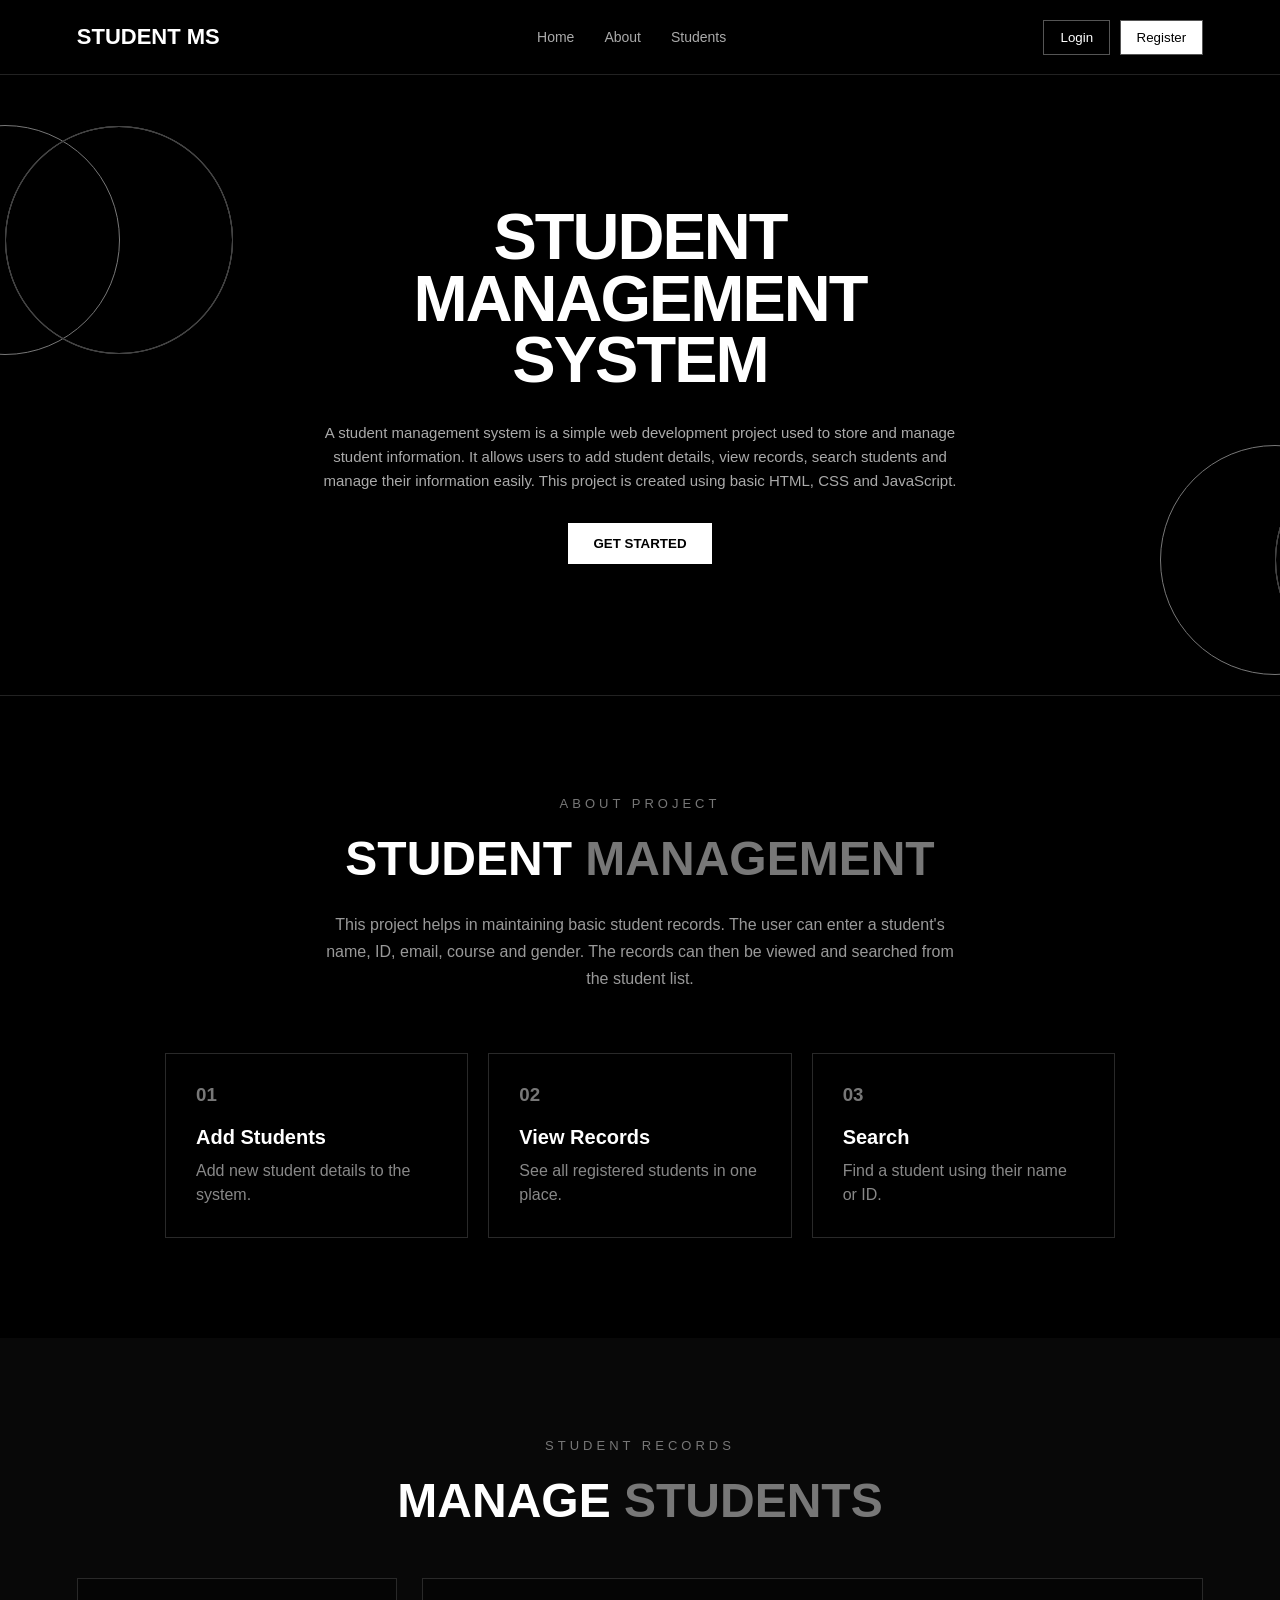
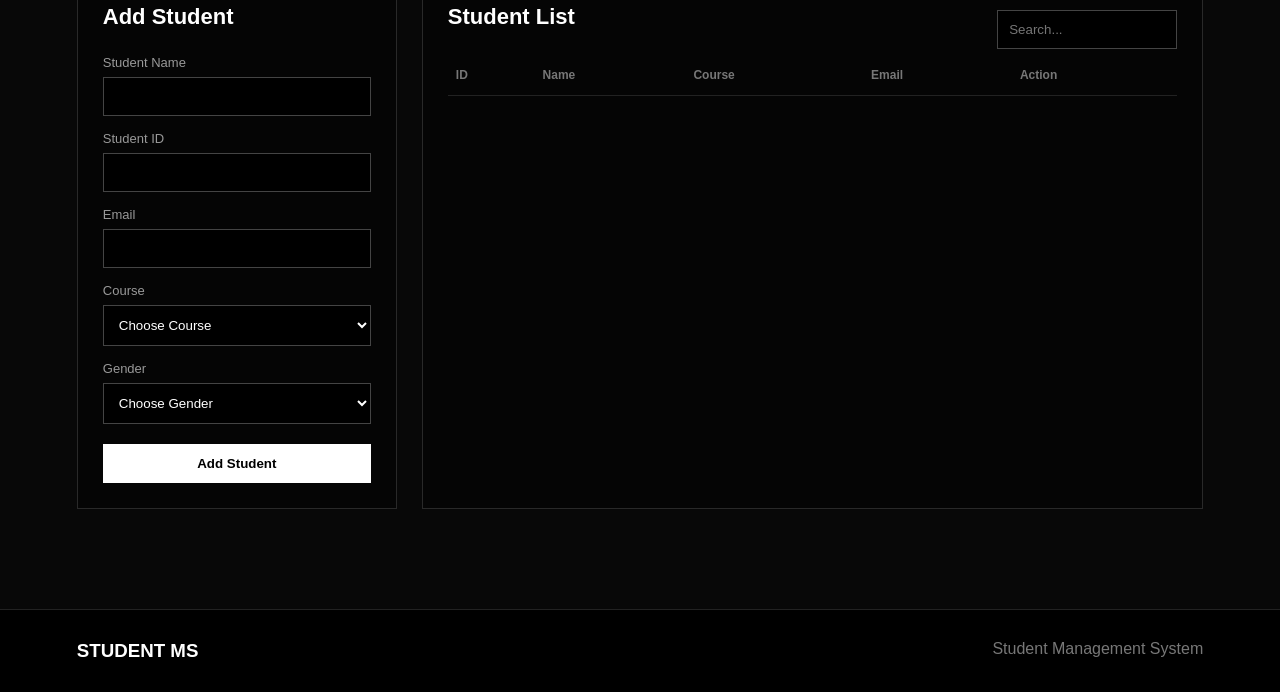
<file: Landing page/index.html>
<!DOCTYPE html>
<html lang="en">
<head>
    <meta charset="UTF-8">
    <meta name="viewport" content="width=device-width, initial-scale=1.0">
    <title>Student Management System</title>
    <link rel="stylesheet" href="style.css">
</head>

<body>

    <header>
        <h2>STUDENT MS</h2>

        <nav>
            <a href="#home">Home</a>
            <a href="#about">About</a>
            <a href="#students">Students</a>
        </nav>

        <div>
            <button onclick="showLogin()">Login</button>
            <button class="register" onclick="showRegister()">Register</button>
        </div>
    </header>


    <!-- Home -->

    <section class="home" id="home">

        <div class="design left-design">
            <span></span>
            <span></span>
            <span></span>
            <span></span>
        </div>

        <div class="main-content">

            <h1>
                STUDENT<br>
                MANAGEMENT<br>
                SYSTEM
            </h1>

            <p class="description">
                A student management system is a simple web development
                project used to store and manage student information.
                It allows users to add student details, view records,
                search students and manage their information easily.
                This project is created using basic HTML, CSS and JavaScript.
            </p>

            <button class="start" onclick="document.getElementById('students').scrollIntoView()">
                GET STARTED
            </button>

        </div>

        <div class="design right-design">
            <span></span>
            <span></span>
            <span></span>
            <span></span>
        </div>

    </section>


    <!-- About -->

    <section class="about" id="about">

        <p class="small-title">ABOUT PROJECT</p>

        <h2>STUDENT <span>MANAGEMENT</span></h2>

        <p>
            This project helps in maintaining basic student records.
            The user can enter a student's name, ID, email, course and
            gender. The records can then be viewed and searched from
            the student list.
        </p>

        <div class="boxes">

            <div>
                <h3>01</h3>
                <h4>Add Students</h4>
                <p>Add new student details to the system.</p>
            </div>

            <div>
                <h3>02</h3>
                <h4>View Records</h4>
                <p>See all registered students in one place.</p>
            </div>

            <div>
                <h3>03</h3>
                <h4>Search</h4>
                <p>Find a student using their name or ID.</p>
            </div>

        </div>

    </section>


    <!-- Student Management -->

    <section class="students" id="students">

        <p class="small-title">STUDENT RECORDS</p>

        <h2>MANAGE <span>STUDENTS</span></h2>

        <div class="student-area">

            <!-- Form -->

            <div class="form">

                <h3>Add Student</h3>

                <form id="studentForm">

                    <label>Student Name</label>
                    <input type="text" id="name" required>

                    <label>Student ID</label>
                    <input type="text" id="studentId" required>

                    <label>Email</label>
                    <input type="email" id="email" required>

                    <label>Course</label>
                    <select id="course" required>
                        <option value="">Choose Course</option>
                        <option>BCA</option>
                        <option>BBA</option>
                        <option>B.Tech</option>
                        <option>MCA</option>
                        <option>MBA</option>
                    </select>

                    <label>Gender</label>
                    <select id="gender" required>
                        <option value="">Choose Gender</option>
                        <option>Male</option>
                        <option>Female</option>
                    </select>

                    <button type="submit">Add Student</button>

                </form>

            </div>


            <!-- Student List -->

            <div class="list">

                <div class="list-top">
                    <h3>Student List</h3>

                    <input
                        type="text"
                        id="search"
                        placeholder="Search..."
                    >
                </div>

                <table>

                    <thead>
                        <tr>
                            <th>ID</th>
                            <th>Name</th>
                            <th>Course</th>
                            <th>Email</th>
                            <th>Action</th>
                        </tr>
                    </thead>

                    <tbody id="studentList"></tbody>

                </table>

            </div>

        </div>

    </section>


    <!-- Login -->

    <div class="popup" id="loginBox">

        <div class="popup-content">

            <button class="close" onclick="closePopup()">×</button>

            <h2>LOGIN</h2>

            <form id="loginForm">

                <label>Email</label>
                <input type="email" id="loginEmail" required>

                <label>Password</label>
                <input type="password" id="loginPassword" required>

                <button type="submit">Login</button>

            </form>

            <p>
                Don't have an account?
                <a onclick="showRegister()">Register</a>
            </p>

        </div>

    </div>


    <!-- Register -->

    <div class="popup" id="registerBox">

        <div class="popup-content">

            <button class="close" onclick="closePopup()">×</button>

            <h2>REGISTER</h2>

            <form id="registerForm">

                <label>Name</label>
                <input type="text" id="regName" required>

                <label>Email</label>
                <input type="email" id="regEmail" required>

                <label>Password</label>
                <input type="password" id="regPassword" required>

                <label>Confirm Password</label>
                <input type="password" id="regConfirm" required>

                <button type="submit">Create Account</button>

            </form>

            <p>
                Already have an account?
                <a onclick="showLogin()">Login</a>
            </p>

        </div>

    </div>


    <footer>
        <h3>STUDENT MS</h3>
        <p>Student Management System </p>
    </footer>


    <script src="script.js"></script>

</body>
</html>
</file>
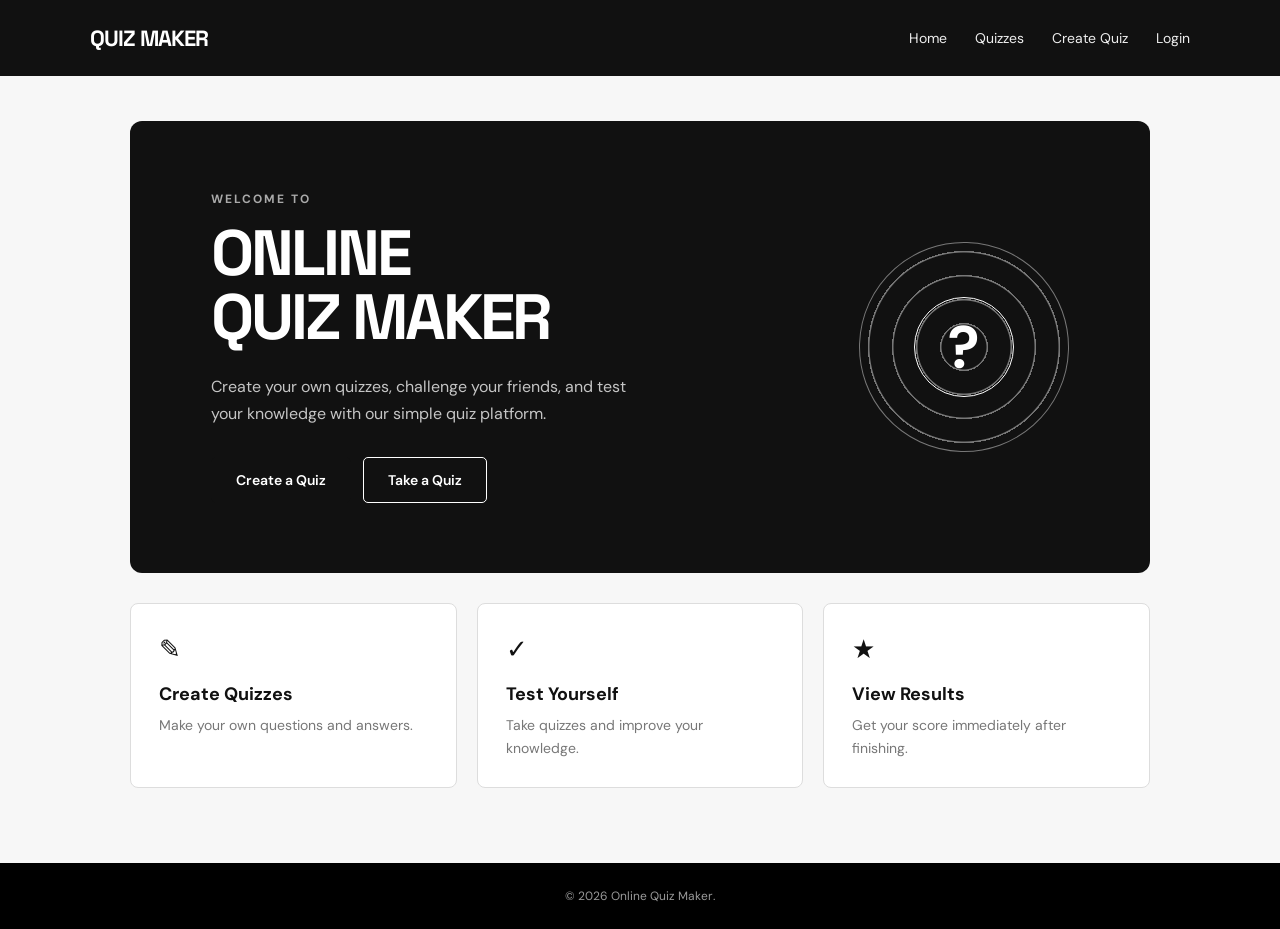
<file: Online Quiz Maker/index.html>
<!DOCTYPE html>
<html lang="en">
<head>
    <meta charset="UTF-8">
    <meta name="viewport" content="width=device-width, initial-scale=1.0">
    <title>Quiz Maker</title>
    <link rel="stylesheet" href="style.css">
</head>
<body>

    <header>
        <div class="logo">QUIZ MAKER</div>

        <nav>
            <a href="#" onclick="showPage('home')">Home</a>
            <a href="#" onclick="showPage('quizzes')">Quizzes</a>
            <a href="#" onclick="showPage('create')">Create Quiz</a>
            <a href="#" onclick="showPage('login')" id="loginLink">Login</a>
        </nav>
    </header>

    <main>

        <!-- Home Page -->
        <section id="home" class="page active">
            <div class="hero">
                <div class="hero-text">
                    <p class="small-heading">WELCOME TO</p>

                    <h1>ONLINE<br>QUIZ MAKER</h1>

                    <p>
                        Create your own quizzes, challenge your friends,
                        and test your knowledge with our simple quiz platform.
                    </p>

                    <div class="hero-buttons">
                        <button onclick="showPage('create')">
                            Create a Quiz
                        </button>

                        <button class="outline-btn"
                                onclick="showPage('quizzes')">
                            Take a Quiz
                        </button>
                    </div>
                </div>

                <div class="hero-circle">
                    <div class="circle-inner">
                        ?
                    </div>
                </div>
            </div>

            <div class="features">
                <div class="feature-card">
                    <span>✎</span>
                    <h3>Create Quizzes</h3>
                    <p>Make your own questions and answers.</p>
                </div>

                <div class="feature-card">
                    <span>✓</span>
                    <h3>Test Yourself</h3>
                    <p>Take quizzes and improve your knowledge.</p>
                </div>

                <div class="feature-card">
                    <span>★</span>
                    <h3>View Results</h3>
                    <p>Get your score immediately after finishing.</p>
                </div>
            </div>
        </section>


        <!-- Create Quiz Page -->
        <section id="create" class="page">
            <div class="page-heading">
                <p class="small-heading">BUILD SOMETHING NEW</p>
                <h2>Create a Quiz</h2>
                <p>Add questions with four multiple-choice options.</p>
            </div>

            <form id="quizForm">

                <div class="form-box">
                    <label for="quizTitle">Quiz Title</label>
                    <input
                        type="text"
                        id="quizTitle"
                        placeholder="Enter quiz title"
                        required
                    >

                    <label for="quizDescription">Description</label>
                    <textarea
                        id="quizDescription"
                        placeholder="What is this quiz about?"
                        required
                    ></textarea>
                </div>

                <div id="questionContainer"></div>

                <button type="button"
                        class="add-question"
                        onclick="addQuestion()">
                    + Add Question
                </button>

                <button type="submit" class="save-btn">
                    Save Quiz
                </button>
            </form>
        </section>


        <!-- Quiz Listing Page -->
        <section id="quizzes" class="page">
            <div class="page-heading">
                <p class="small-heading">TEST YOUR KNOWLEDGE</p>
                <h2>Available Quizzes</h2>
                <p>Choose a quiz and see how much you know.</p>
            </div>

            <div id="quizList" class="quiz-list"></div>
        </section>


        <!-- Quiz Taking Page -->
        <section id="takeQuiz" class="page">

            <div class="quiz-top">
                <span id="questionNumber">Question 1</span>
                <span id="quizProgress">1 / 5</span>
            </div>

            <div class="progress-bar">
                <div id="progressFill"></div>
            </div>

            <div class="question-box">
                <h2 id="questionText">Question goes here</h2>

                <div id="answerOptions"></div>

                <p id="answerFeedback"></p>

                <button id="nextBtn"
                        class="next-btn"
                        onclick="nextQuestion()">
                    Next Question →
                </button>
            </div>

        </section>


        <!-- Results Page -->
        <section id="results" class="page">

            <div class="result-box">
                <div class="result-icon">✓</div>

                <p class="small-heading">QUIZ COMPLETED</p>

                <h2>Your Results</h2>

                <div class="score" id="finalScore">0 / 0</div>

                <p id="resultMessage"></p>

                <div id="correctAnswers" class="correct-answers"></div>

                <button onclick="showPage('quizzes')">
                    Take Another Quiz
                </button>

                <button class="outline-btn"
                        onclick="showPage('home')">
                    Back Home
                </button>
            </div>

        </section>


        <!-- Login Page -->
        <section id="login" class="page">

            <div class="auth-box">
                <p class="small-heading">WELCOME BACK</p>
                <h2>Login</h2>

                <form id="loginForm">
                    <label>Email</label>
                    <input
                        type="email"
                        id="loginEmail"
                        placeholder="Enter email"
                        required
                    >

                    <label>Password</label>
                    <input
                        type="password"
                        id="loginPassword"
                        placeholder="Enter password"
                        required
                    >

                    <button type="submit">Login</button>
                </form>

                <p id="loginMessage"></p>

                <p class="auth-switch">
                    Don't have an account?
                    <a href="#" onclick="showPage('register')">
                        Register
                    </a>
                </p>
            </div>

        </section>


        <!-- Register Page -->
        <section id="register" class="page">

            <div class="auth-box">
                <p class="small-heading">JOIN THE COMMUNITY</p>
                <h2>Create Account</h2>

                <form id="registerForm">

                    <label>Full Name</label>
                    <input
                        type="text"
                        id="registerName"
                        placeholder="Enter your name"
                        required
                    >

                    <label>Email</label>
                    <input
                        type="email"
                        id="registerEmail"
                        placeholder="Enter email"
                        required
                    >

                    <label>Password</label>
                    <input
                        type="password"
                        id="registerPassword"
                        placeholder="Create a password"
                        required
                    >

                    <button type="submit">Register</button>
                </form>

                <p id="registerMessage"></p>

                <p class="auth-switch">
                    Already have an account?
                    <a href="#" onclick="showPage('login')">
                        Login
                    </a>
                </p>
            </div>

        </section>

    </main>


    <footer>
        <p>© 2026  Online Quiz Maker.</p>
    </footer>

    <script src="script.js"></script>
</body>
</html>
</file>
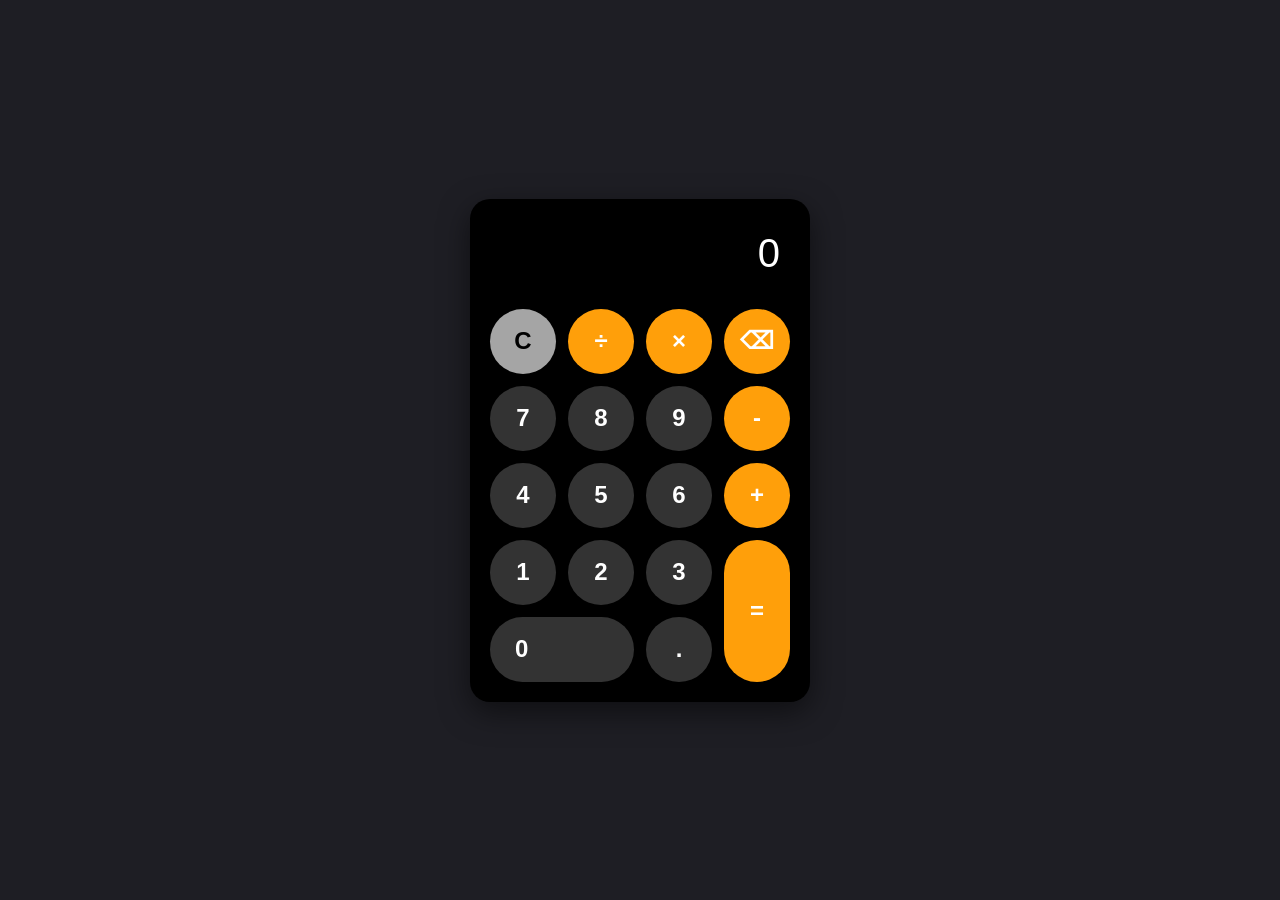
<file: Simple Calculator/index.html>
<!DOCTYPE html>
<html lang="en">
<head>
    <meta charset="UTF-8">
    <meta name="viewport" content="width=device-width, initial-scale=1.0">
    <title>Simple Calculator</title>
    <link rel="stylesheet" href="style.css">
</head>
<body>

    <div class="calculator">
        <!-- Display Screen -->
        <input type="text" id="display" readonly value="0">
        
        <!-- Calculator Buttons -->
        <div class="buttons">
            <button onclick="clearDisplay()" class="btn-clear">C</button>
            <button onclick="appendOperator('/')" class="btn-operator">÷</button>
            <button onclick="appendOperator('*')" class="btn-operator">×</button>
            <button onclick="deleteLast()" class="btn-operator">⌫</button>

            <button onclick="appendNumber('7')">7</button>
            <button onclick="appendNumber('8')">8</button>
            <button onclick="appendNumber('9')">9</button>
            <button onclick="appendOperator('-')" class="btn-operator">-</button>

            <button onclick="appendNumber('4')">4</button>
            <button onclick="appendNumber('5')">5</button>
            <button onclick="appendNumber('6')">6</button>
            <button onclick="appendOperator('+')" class="btn-operator">+</button>

            <button onclick="appendNumber('1')">1</button>
            <button onclick="appendNumber('2')">2</button>
            <button onclick="appendNumber('3')">3</button>
            <button onclick="calculate()" class="btn-equal">=</button>

            <button onclick="appendNumber('0')" class="btn-zero">0</button>
            <button onclick="appendNumber('.')">.</button>
        </div>
    </div>

    <script src="script.js"></script>
</body>
</html>
</file>
<file: Landing page/style.css>
* {
    margin: 0;
    padding: 0;
    box-sizing: border-box;
}

html {
    scroll-behavior: smooth;
}

body {
    background: #000;
    color: #fff;
    font-family: Arial, sans-serif;
}


/* Header */

header {
    height: 75px;
    padding: 0 6%;
    display: flex;
    align-items: center;
    justify-content: space-between;
    border-bottom: 1px solid #222;
}

header h2 {
    font-size: 22px;
}

nav {
    display: flex;
    gap: 30px;
}

nav a {
    color: #aaa;
    text-decoration: none;
    font-size: 14px;
}

nav a:hover {
    color: #fff;
}

header button {
    padding: 9px 16px;
    background: transparent;
    color: #fff;
    border: 1px solid #555;
    cursor: pointer;
}

header .register {
    background: #fff;
    color: #000;
    margin-left: 5px;
}


/* Home */

.home {
    min-height: 620px;
    position: relative;
    display: flex;
    align-items: center;
    justify-content: center;
    text-align: center;
    overflow: hidden;
}

.main-content {
    width: 650px;
    z-index: 2;
}

.project {
    font-size: 16px;
    letter-spacing: 5px;
    margin-bottom: 25px;
    color: #ccc;
}

h1 {
    font-size: 65px;
    line-height: .95;
    letter-spacing: -2px;
    margin-bottom: 30px;
}

.description {
    color: #aaa;
    line-height: 1.6;
    font-size: 15px;
}

.start {
    margin-top: 30px;
    padding: 13px 25px;
    background: #fff;
    border: none;
    color: #000;
    font-weight: bold;
    cursor: pointer;
}


/* Circular designs */

.design {
    position: absolute;
    width: 230px;
    height: 230px;
    border: 1px solid #777;
    border-radius: 50%;
}

.design span {
    position: absolute;
    width: 100%;
    height: 100%;
    border: 1px solid #444;
    border-radius: 50%;
}

.design span:nth-child(1) {
    transform: rotate(25deg);
}

.design span:nth-child(2) {
    transform: rotate(55deg);
}

.design span:nth-child(3) {
    transform: rotate(90deg);
}

.design span:nth-child(4) {
    transform: rotate(120deg);
}

.left-design {
    left: -110px;
    top: 50px;
}

.right-design {
    right: -110px;
    bottom: 20px;
}


/* About */

.about {
    padding: 100px 8%;
    text-align: center;
    border-top: 1px solid #222;
}

.small-title {
    color: #777;
    letter-spacing: 4px;
    font-size: 13px;
    margin-bottom: 20px;
}

.about h2,
.students h2 {
    font-size: 48px;
    margin-bottom: 25px;
}

.about h2 span,
.students h2 span {
    color: #777;
}

.about > p:not(.small-title) {
    max-width: 650px;
    margin: auto;
    color: #999;
    line-height: 1.7;
}

.boxes {
    display: flex;
    max-width: 950px;
    margin: 60px auto 0;
    gap: 20px;
}

.boxes div {
    flex: 1;
    border: 1px solid #292929;
    padding: 30px;
    text-align: left;
}

.boxes h3 {
    color: #777;
    margin-bottom: 20px;
}

.boxes h4 {
    font-size: 20px;
    margin-bottom: 10px;
}

.boxes p {
    color: #888;
    line-height: 1.5;
}


/* Students */

.students {
    padding: 100px 6%;
    background: #080808;
    text-align: center;
}

.student-area {
    max-width: 1200px;
    margin: 50px auto 0;
    display: grid;
    grid-template-columns: 320px 1fr;
    gap: 25px;
    text-align: left;
}


/* Form */

.form,
.list {
    background: #050505;
    border: 1px solid #292929;
    padding: 25px;
}

.form h3,
.list h3 {
    font-size: 22px;
    margin-bottom: 25px;
}

label {
    display: block;
    color: #999;
    font-size: 13px;
    margin: 15px 0 7px;
}

input,
select {
    width: 100%;
    padding: 11px;
    background: #000;
    color: #fff;
    border: 1px solid #444;
    outline: none;
}

.form button {
    width: 100%;
    margin-top: 20px;
    padding: 12px;
    background: #fff;
    color: #000;
    border: none;
    font-weight: bold;
    cursor: pointer;
}


/* Student table */

.list-top {
    display: flex;
    justify-content: space-between;
    align-items: center;
}

.list-top input {
    width: 180px;
}

table {
    width: 100%;
    border-collapse: collapse;
}

th {
    color: #777;
    font-size: 12px;
    text-align: left;
}

th,
td {
    padding: 13px 8px;
    border-bottom: 1px solid #222;
}

td {
    font-size: 13px;
}

.edit,
.delete {
    border: none;
    padding: 6px 9px;
    cursor: pointer;
}

.edit {
    background: #fff;
    color: #000;
}

.delete {
    background: #333;
    color: #fff;
}


/* Login and register popup */

.popup {
    display: none;
    position: fixed;
    left: 0;
    top: 0;
    width: 100%;
    height: 100%;
    background: rgba(0, 0, 0, .85);
    align-items: center;
    justify-content: center;
    z-index: 100;
}

.popup-content {
    width: 370px;
    background: #0b0b0b;
    border: 1px solid #444;
    padding: 35px;
    position: relative;
}

.popup-content h2 {
    font-size: 35px;
    margin-bottom: 25px;
}

.popup-content button[type="submit"] {
    width: 100%;
    margin-top: 20px;
    padding: 12px;
    background: #fff;
    border: none;
    font-weight: bold;
    cursor: pointer;
}

.popup-content p {
    margin-top: 20px;
    color: #777;
    text-align: center;
    font-size: 13px;
}

.popup-content a {
    color: #fff;
    text-decoration: underline;
    cursor: pointer;
}

.close {
    position: absolute;
    right: 15px;
    top: 10px;
    border: none;
    background: none;
    color: #fff;
    font-size: 25px;
    cursor: pointer;
}


/* Footer */

footer {
    padding: 30px 6%;
    display: flex;
    justify-content: space-between;
    border-top: 1px solid #222;
    color: #777;
}

footer h3 {
    color: #fff;
}


/* Mobile */

@media (max-width: 800px) {

    nav {
        display: none;
    }

    .home {
        padding: 50px 20px;
    }

    h1 {
        font-size: 45px;
    }

    .main-content {
        width: 100%;
    }

    .design {
        opacity: .4;
    }

    .about h2,
    .students h2 {
        font-size: 35px;
    }

    .boxes {
        flex-direction: column;
    }

    .student-area {
        grid-template-columns: 1fr;
    }

    .list {
        overflow-x: auto;
    }

    table {
        min-width: 650px;
    }

    footer {
        flex-direction: column;
        gap: 10px;
    }
}
</file>
<file: Online Quiz Maker/style.css>
@import url('https://fonts.googleapis.com/css2?family=DM+Sans:wght@400;500;600;700&family=Space+Grotesk:wght@400;500;600;700&display=swap');

* {
    margin: 0;
    padding: 0;
    box-sizing: border-box;
}

:root {
    --black: #111111;
    --dark: #191919;
    --white: #ffffff;
    --gray: #a6a6a6;
    --light-gray: #e7e7e7;
    --border: #dddddd;
}

body {
    font-family: 'DM Sans', sans-serif;
    background: #f7f7f7;
    color: var(--black);
    min-height: 100vh;
}

header {
    height: 76px;
    background: var(--black);
    color: white;
    display: flex;
    align-items: center;
    justify-content: space-between;
    padding: 0 7%;
}

.logo {
    font-family: 'Space Grotesk', sans-serif;
    font-size: 22px;
    font-weight: 700;
    letter-spacing: -1px;
}

nav {
    display: flex;
    gap: 28px;
}

nav a {
    color: #eeeeee;
    text-decoration: none;
    font-size: 14px;
    transition: 0.2s;
}

nav a:hover {
    color: white;
    text-decoration: underline;
}

main {
    max-width: 1200px;
    margin: auto;
    padding: 45px 7%;
}

.page {
    display: none;
}

.page.active {
    display: block;
}

/* Home */

.hero {
    background: var(--black);
    color: white;
    border-radius: 12px;
    padding: 70px 8%;
    display: flex;
    justify-content: space-between;
    align-items: center;
    gap: 40px;
    overflow: hidden;
    min-height: 400px;
}

.small-heading {
    font-size: 12px;
    font-weight: 700;
    letter-spacing: 2px;
    color: #777;
    margin-bottom: 14px;
}

.hero .small-heading {
    color: #aaa;
}

.hero h1 {
    font-family: 'Space Grotesk', sans-serif;
    font-size: clamp(38px, 5vw, 68px);
    line-height: 1;
    letter-spacing: -3px;
    margin-bottom: 24px;
}

.hero-text {
    max-width: 550px;
}

.hero-text > p:not(.small-heading) {
    color: #c5c5c5;
    line-height: 1.7;
    max-width: 450px;
}

.hero-buttons {
    display: flex;
    gap: 12px;
    margin-top: 30px;
    flex-wrap: wrap;
}

button {
    background: var(--black);
    color: white;
    border: 1px solid var(--black);
    padding: 13px 24px;
    border-radius: 5px;
    font-family: inherit;
    font-size: 14px;
    font-weight: 600;
    cursor: pointer;
    transition: 0.2s;
}

button:hover {
    background: #444;
    border-color: #444;
}

.outline-btn {
    background: transparent;
    color: inherit;
    border: 1px solid currentColor;
}

.outline-btn:hover {
    background: white;
    color: black;
}

.hero-circle {
    width: 210px;
    height: 210px;
    min-width: 210px;
    border: 1px solid #777;
    border-radius: 50%;
    display: flex;
    align-items: center;
    justify-content: center;
    transform: rotate(-20deg);
    background:
        repeating-radial-gradient(
            circle,
            transparent 0 22px,
            #777 23px 24px
        );
}

.circle-inner {
    width: 100px;
    height: 100px;
    border: 1px solid white;
    border-radius: 50%;
    display: flex;
    align-items: center;
    justify-content: center;
    font-size: 60px;
    font-weight: 700;
    transform: rotate(20deg);
}

.features {
    display: grid;
    grid-template-columns: repeat(3, 1fr);
    gap: 20px;
    margin-top: 30px;
}

.feature-card {
    background: white;
    border: 1px solid var(--border);
    border-radius: 8px;
    padding: 28px;
}

.feature-card span {
    font-size: 26px;
}

.feature-card h3 {
    margin: 16px 0 8px;
    font-size: 18px;
}

.feature-card p {
    color: #777;
    font-size: 14px;
    line-height: 1.6;
}


/* Page Heading */

.page-heading {
    margin-bottom: 30px;
}

.page-heading h2 {
    font-family: 'Space Grotesk', sans-serif;
    font-size: 42px;
    letter-spacing: -1.5px;
    margin-bottom: 12px;
}

.page-heading > p:last-child {
    color: #777;
}


/* Create Quiz */

.form-box {
    background: white;
    border: 1px solid var(--border);
    padding: 28px;
    border-radius: 8px;
    margin-bottom: 20px;
}

label {
    display: block;
    font-size: 14px;
    font-weight: 600;
    margin-bottom: 8px;
    margin-top: 18px;
}

label:first-child {
    margin-top: 0;
}

input,
textarea {
    width: 100%;
    border: 1px solid #d5d5d5;
    border-radius: 5px;
    padding: 13px;
    font-family: inherit;
    font-size: 14px;
    outline: none;
    background: #fff;
}

input:focus,
textarea:focus {
    border-color: black;
}

textarea {
    min-height: 90px;
    resize: vertical;
}

.question-card {
    background: white;
    border: 1px solid var(--border);
    border-radius: 8px;
    padding: 28px;
    margin-bottom: 20px;
}

.question-card h3 {
    font-size: 17px;
    margin-bottom: 18px;
}

.question-card input {
    margin-bottom: 10px;
}

.correct-option {
    display: flex;
    align-items: center;
    gap: 10px;
    margin: 8px 0 15px;
    font-size: 13px;
    color: #555;
}

.correct-option input {
    width: auto;
    margin: 0;
}

.remove-question {
    background: white;
    color: #e33;
    border: 1px solid #e33;
    padding: 9px 15px;
    font-size: 12px;
}

.add-question {
    background: white;
    color: black;
    border: 1px dashed #999;
    margin-bottom: 20px;
}

.save-btn {
    display: block;
    width: 100%;
    padding: 16px;
}


/* Quiz List */

.quiz-list {
    display: grid;
    grid-template-columns: repeat(3, 1fr);
    gap: 20px;
}

.quiz-card {
    background: white;
    border: 1px solid var(--border);
    border-radius: 8px;
    padding: 25px;
    display: flex;
    flex-direction: column;
}

.quiz-card h3 {
    margin-bottom: 12px;
    font-size: 19px;
}

.quiz-card p {
    color: #777;
    font-size: 13px;
    line-height: 1.6;
    margin-bottom: 18px;
}

.quiz-card .quiz-info {
    font-size: 12px;
    color: #999;
    margin-bottom: 20px;
}

.quiz-card button {
    margin-top: auto;
}


/* Taking Quiz */

.quiz-top {
    display: flex;
    justify-content: space-between;
    color: #777;
    font-size: 14px;
    margin-bottom: 12px;
}

.progress-bar {
    height: 5px;
    background: #ddd;
    border-radius: 10px;
    margin-bottom: 35px;
    overflow: hidden;
}

#progressFill {
    width: 0%;
    height: 100%;
    background: black;
    transition: width 0.3s;
}

.question-box {
    background: white;
    border: 1px solid var(--border);
    border-radius: 8px;
    padding: 40px;
}

.question-box h2 {
    font-family: 'Space Grotesk', sans-serif;
    font-size: 28px;
    line-height: 1.4;
    margin-bottom: 30px;
}

.option {
    width: 100%;
    background: white;
    color: black;
    border: 1px solid #ddd;
    text-align: left;
    margin-bottom: 12px;
    padding: 18px;
    border-radius: 6px;
    font-weight: 500;
}

.option:hover {
    background: #f1f1f1;
    border-color: black;
}

.option.selected {
    background: black;
    color: white;
    border-color: black;
}

.option.correct {
    background: #e5f6e9;
    color: #176b2c;
    border-color: #65b978;
}

.option.wrong {
    background: #fff0f0;
    color: #c62828;
    border-color: #e57373;
}

.option:disabled {
    cursor: default;
}

#answerFeedback {
    margin: 20px 0;
    font-size: 14px;
    font-weight: 600;
}

.next-btn {
    display: none;
    margin-top: 15px;
}


/* Results */

.result-box {
    background: white;
    border: 1px solid var(--border);
    border-radius: 8px;
    padding: 55px 30px;
    text-align: center;
    max-width: 650px;
    margin: auto;
}

.result-icon {
    width: 70px;
    height: 70px;
    background: black;
    color: white;
    border-radius: 50%;
    display: flex;
    align-items: center;
    justify-content: center;
    margin: 0 auto 25px;
    font-size: 30px;
}

.result-box h2 {
    font-family: 'Space Grotesk', sans-serif;
    font-size: 36px;
    margin-bottom: 20px;
}

.score {
    font-size: 55px;
    font-weight: 700;
    margin-bottom: 12px;
}

.result-box > p:not(.small-heading) {
    color: #777;
}

.correct-answers {
    text-align: left;
    margin: 25px 0;
}

.correct-answers div {
    padding: 14px;
    background: #f5f5f5;
    border-radius: 5px;
    margin-bottom: 8px;
    font-size: 14px;
}

.result-box button {
    margin: 5px;
}


/* Authentication */

.auth-box {
    max-width: 450px;
    margin: auto;
    background: white;
    border: 1px solid var(--border);
    border-radius: 8px;
    padding: 35px;
}

.auth-box h2 {
    font-family: 'Space Grotesk', sans-serif;
    font-size: 35px;
    margin-bottom: 28px;
}

.auth-box button {
    width: 100%;
    margin-top: 25px;
}

.auth-switch {
    text-align: center;
    font-size: 13px;
    color: #777;
    margin-top: 25px;
}

.auth-switch a {
    color: black;
    font-weight: 700;
}

#loginMessage,
#registerMessage {
    font-size: 13px;
    margin-top: 15px;
    text-align: center;
}


/* Footer */

footer {
    text-align: center;
    background: black;
    color: #999;
    padding: 25px;
    font-size: 12px;
    margin-top: 30px;
}


/* Mobile */

@media (max-width: 768px) {

    header {
        height: auto;
        padding: 20px 5%;
        flex-direction: column;
        gap: 18px;
    }

    nav {
        gap: 15px;
        flex-wrap: wrap;
        justify-content: center;
    }

    nav a {
        font-size: 12px;
    }

    main {
        padding: 25px 5%;
    }

    .hero {
        padding: 40px 25px;
        flex-direction: column;
        align-items: flex-start;
    }

    .hero h1 {
        font-size: 45px;
        letter-spacing: -2px;
    }

    .hero-circle {
        align-self: center;
        width: 150px;
        height: 150px;
        min-width: 150px;
    }

    .circle-inner {
        width: 70px;
        height: 70px;
        font-size: 40px;
    }

    .features {
        grid-template-columns: 1fr;
    }

    .page-heading h2 {
        font-size: 34px;
    }

    .quiz-list {
        grid-template-columns: 1fr;
    }

    .question-box {
        padding: 25px 20px;
    }

    .question-box h2 {
        font-size: 23px;
    }

    .form-box,
    .question-card {
        padding: 20px;
    }

    .result-box {
        padding: 40px 20px;
    }

    .score {
        font-size: 45px;
    }
}
</file>
<file: Simple Calculator/style.css>
* {
    margin: 0;
    padding: 0;
    box-sizing: border-box;
    font-family: 'Segoe UI', Tahoma, Geneva, Verdana, sans-serif;
}

body {
    background-color: #1e1e24;
    display: flex;
    justify-content: center;
    align-items: center;
    min-height: 100vh;
}

.calculator {
    background-color: #000000;
    padding: 20px;
    border-radius: 20px;
    box-shadow: 0px 10px 30px rgba(0, 0, 0, 0.5);
    width: 340px;
}

#display {
    width: 100%;
    height: 70px;
    background-color: #000000;
    border: none;
    outline: none;
    color: #ffffff;
    font-size: 2.5rem;
    text-align: right;
    padding: 10px;
    margin-bottom: 20px;
}

.buttons {
    display: grid;
    grid-template-columns: repeat(4, 1fr);
    gap: 12px;
}

button {
    height: 65px;
    border-radius: 50%;
    border: none;
    outline: none;
    font-size: 1.5rem;
    font-weight: 600;
    cursor: pointer;
    background-color: #333333;
    color: #ffffff;
    transition: background-color 0.1s ease;
}

button:active {
    background-color: #555555;
}

/* Operator Buttons Color */
.btn-operator {
    background-color: #ff9f0a;
    color: #ffffff;
}

.btn-operator:active {
    background-color: #cc7f08;
}

/* Clear Button Color */
.btn-clear {
    background-color: #a5a5a5;
    color: #000000;
}

.btn-clear:active {
    background-color: #8e8e8e;
}

/* Equal Button spans vertically */
.btn-equal {
    grid-row: span 2;
    height: 142px;
    border-radius: 35px;
    background-color: #ff9f0a;
}

/* Zero Button spans horizontally */
.btn-zero {
    grid-column: span 2;
    border-radius: 35px;
    text-align: left;
    padding-left: 25px;
}
</file>
